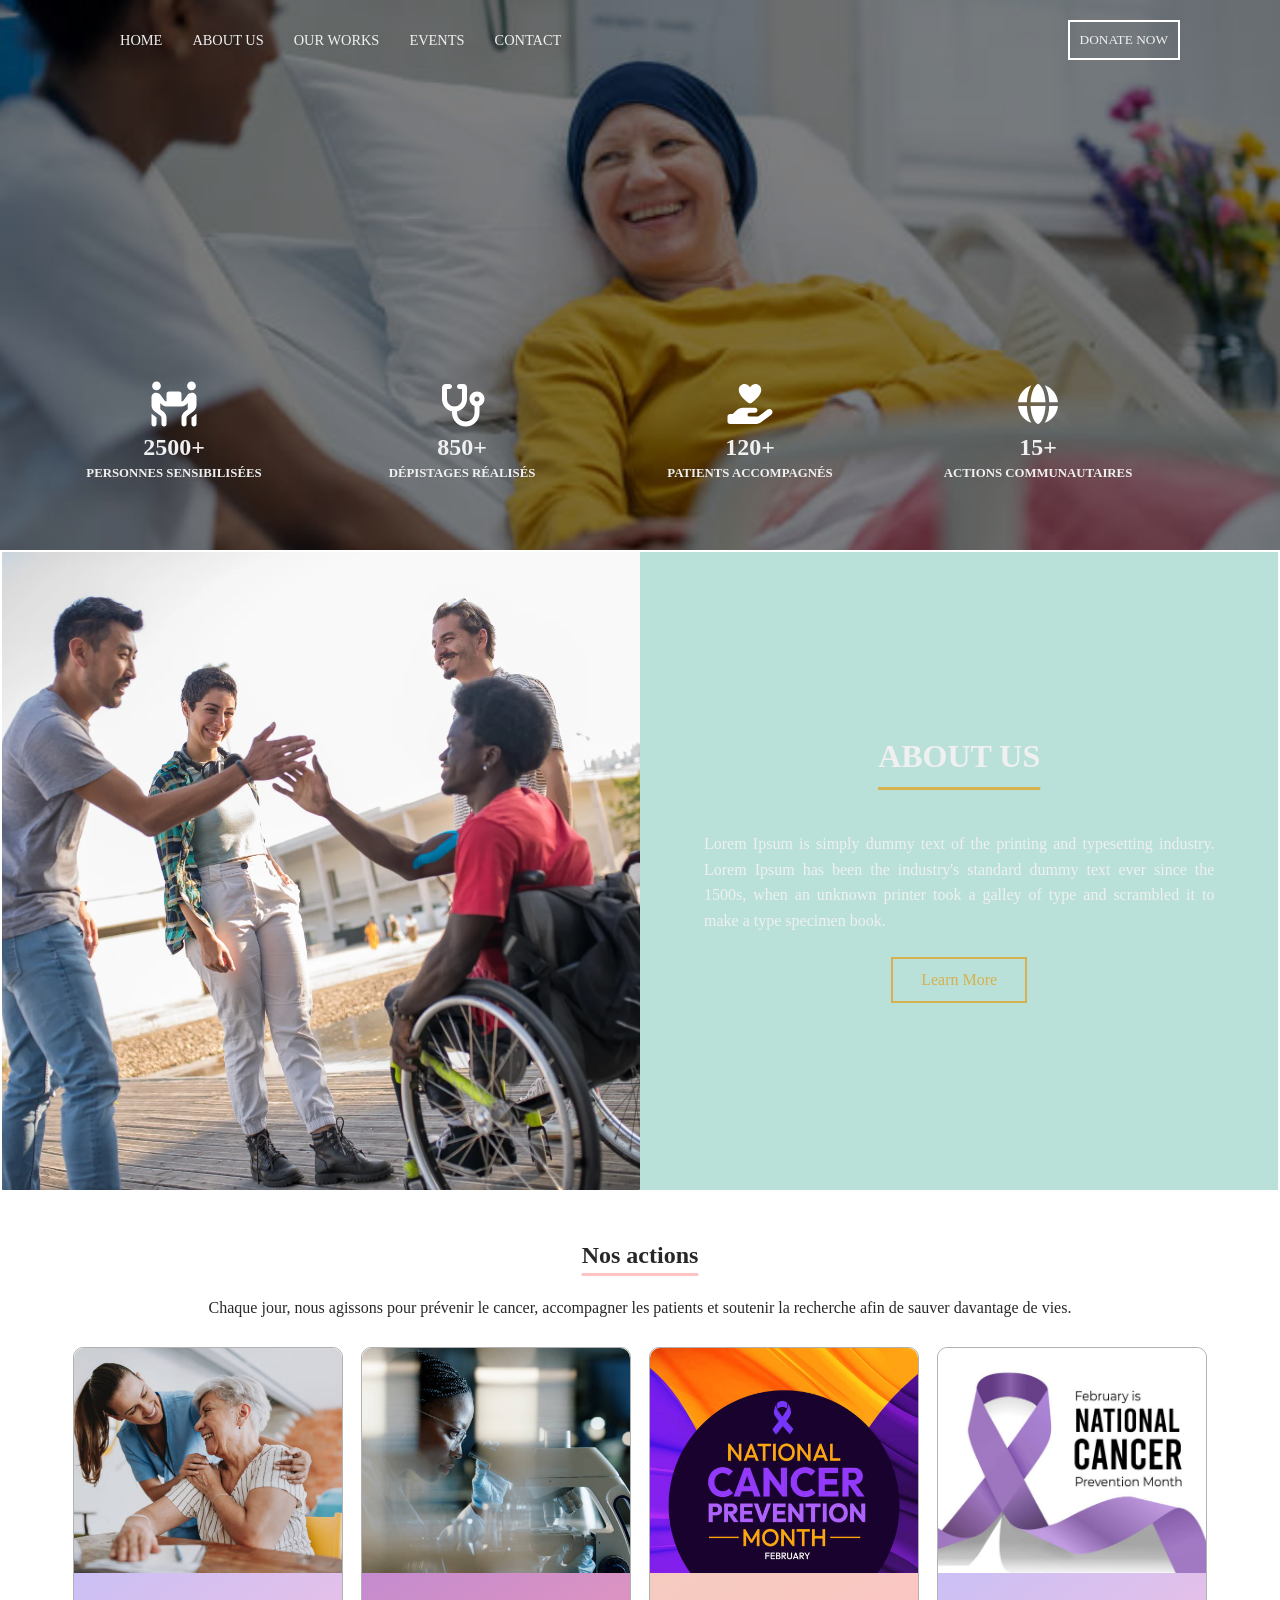
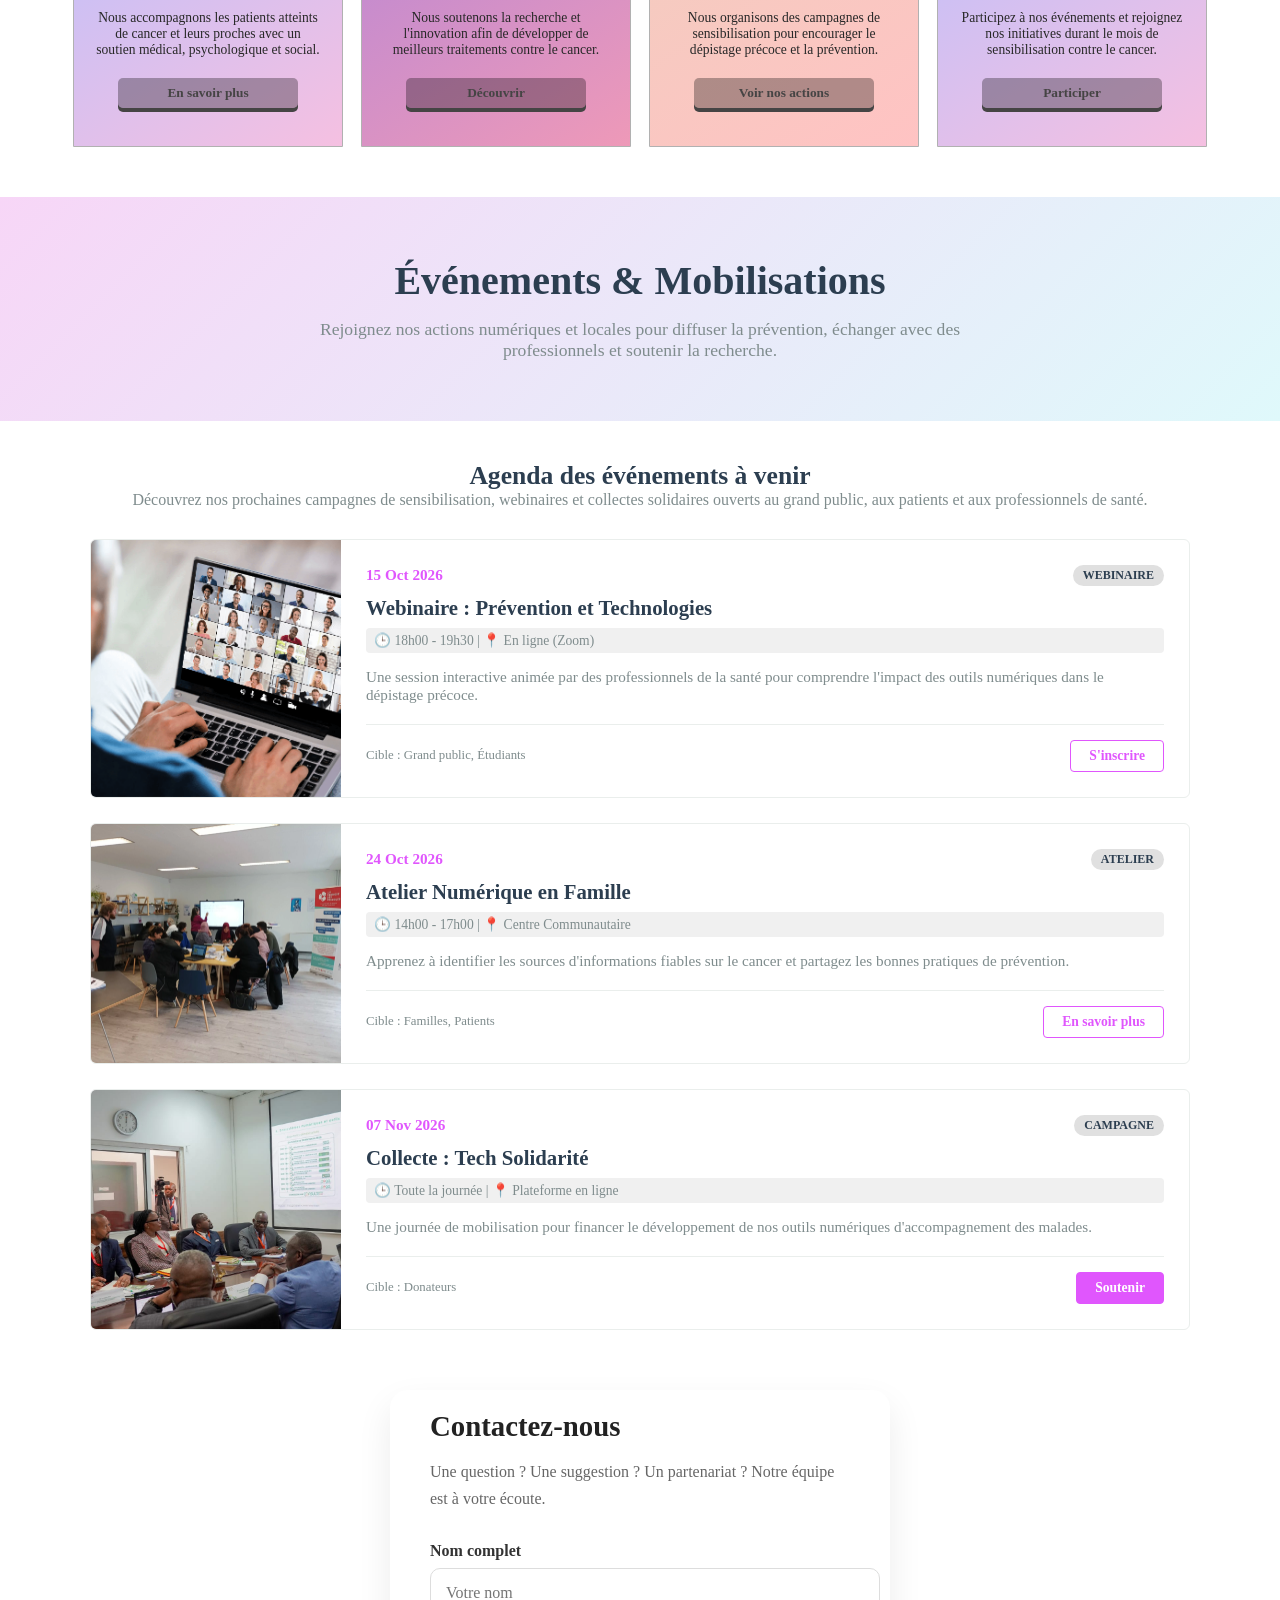
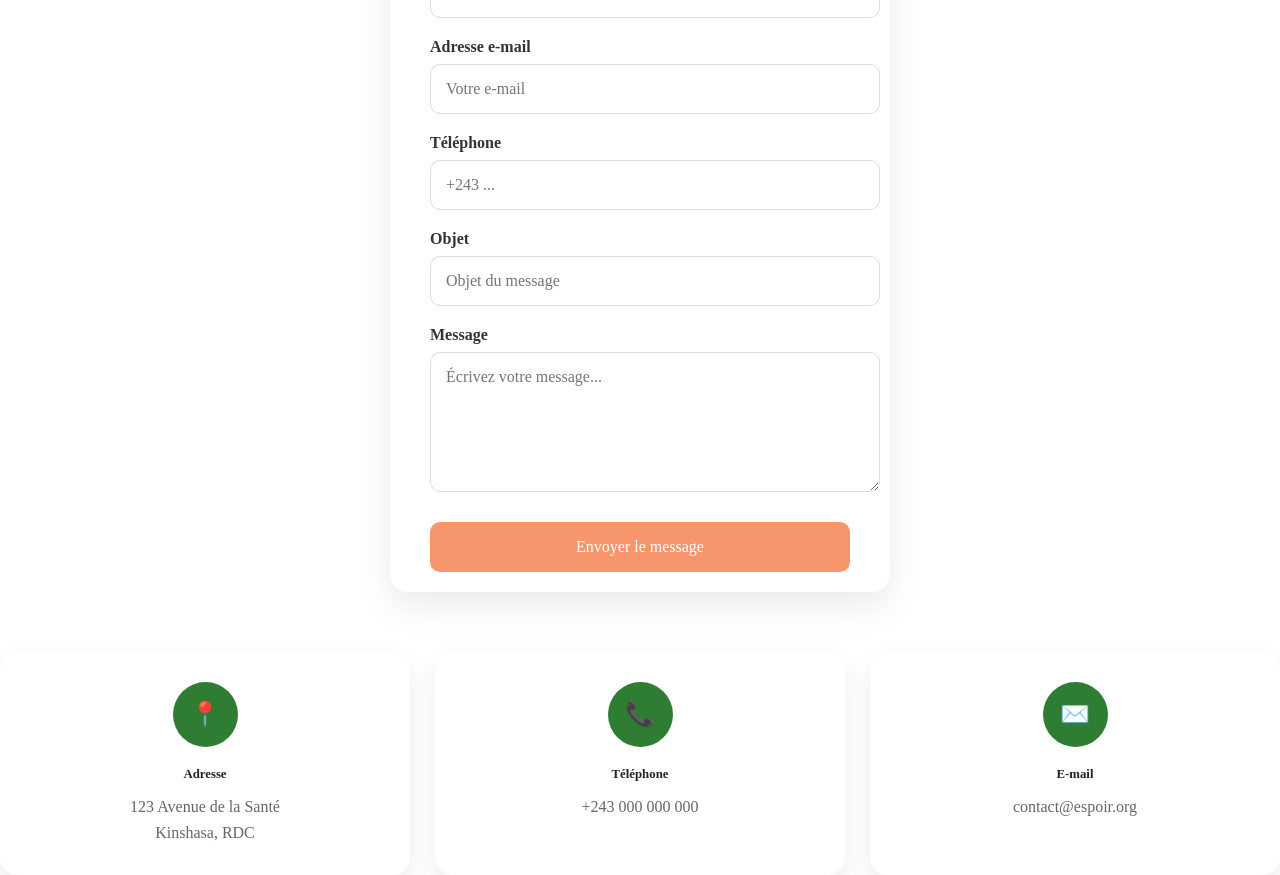
<file: index.html>
<!doctype html>
<html lang="fr">
  <head>
    <meta charset="UTF-8" />
    <meta name="viewport" content="width=device-width, initial-scale=1.0" />

    <title>Lutte contre le cancer</title>

    <link rel="stylesheet" href="accueil.css" />
    <link rel="stylesheet" href="actions.css" />
    <link rel="stylesheet" href="contact.css" />
    <link rel="stylesheet" href="evenements.css" />
    <link rel="stylesheet" href="about.css" />
  </head>

  <body>
    <header class="headr">
      <ul class="menu">
        <li><a href="index.html" class="">HOME</a></li>
        <li><a href="#" class="">ABOUT US</a></li>
        <li>
          <a href="actions.html" class="">OUR WORKS</a>
        </li>
        <li><a href="evenements.html" class="">EVENTS</a></li>
        <li><a href="contact.html" class="">CONTACT</a></li>
      </ul>
      <button class="btn-don">DONATE NOW</button>
    </header>

    <main>
      <!----SECTION HERO----->
      <section class="hero">
        <div><img src="images/image1.jpg" class="hero-img" alt="" /></div>
        <div class="stats-grp">
          <!----stat1 ---->
          <div class="stats">
            <img
              src="images/people-carry-box-solid-full.svg"
              class="stat-img"
            />
            <h2>2500+</h2>
            <h4>PERSONNES SENSIBILISÉES</h4>
          </div>
          <!----stat2 ---->
          <div class="stats">
            <img
              src="images/stethoscope-solid-full.svg"
              class="stat-img"
              alt=""
            />
            <h2>850+</h2>
            <h4>DÉPISTAGES RÉALISÉS</h4>
          </div>
          <!----stat3 ---->
          <div class="stats">
            <img
              src="images/hand-holding-heart-solid-full.svg"
              alt=""
              class="stat-img"
            />
            <h2>120+</h2>
            <h4>PATIENTS ACCOMPAGNÉS</h4>
          </div>
          <!----stat4 ---->
          <div class="stats">
            <img src="images/globe-solid-full.svg" alt="" class="stat-img" />
            <h2>15+</h2>
            <h4>ACTIONS COMMUNAUTAIRES</h4>
          </div>
        </div>
      </section>
      <!--SECTION ABOUT-->
      <section class="about">
        <figure class="figure-about">
          <img src="images/la_team.webp" alt="team en action" />
        </figure>
        <article class="article-about">
          <h2>ABOUT US</h2>
          <p>
            Lorem Ipsum is simply dummy text of the printing and typesetting
            industry. Lorem Ipsum has been the industry's standard dummy text
            ever since the 1500s, when an unknown printer took a galley of type
            and scrambled it to make a type specimen book.
          </p>
          <nav>
            <a href="/about" class="btn">Learn More</a>
          </nav>
        </article>
      </section>
      <!-- SECTION actions. -->
      <section class="actions">
        <h1>Nos actions</h1>
        <p class="but">
          Chaque jour, nous agissons pour prévenir le cancer, accompagner les
          patients et soutenir la recherche afin de sauver davantage de vies.
        </p>

        <div class="grp-card">
          <!-- Carte 1 -->
          <div class="card">
            <img src="images/action1.jpeg" />
            <div class="card-content">
              <p class="text-card one">
                Nous accompagnons les patients atteints de cancer et leurs
                proches avec un soutien médical, psychologique et social.
              </p>
              <button class="btn-card"><p>En savoir plus</p></button>
            </div>
          </div>
          <!-- Carte 2 -->
          <div class="card">
            <img src="images/action2.jpeg" alt="" />
            <div class="card-content two">
              <p class="text-card">
                Nous soutenons la recherche et l'innovation afin de développer
                de meilleurs traitements contre le cancer.
              </p>
              <button class="btn-card"><p>Découvrir</p></button>
            </div>
          </div>
          <!-- Carte 3 -->
          <div class="card">
            <img src="images/action3.jpeg" alt="" />
            <div class="card-content three">
              <p class="text-card">
                Nous organisons des campagnes de sensibilisation pour encourager
                le dépistage précoce et la prévention.
              </p>
              <button class="btn-card">Voir nos actions</button>
            </div>
          </div>
          <!-- Carte 4 -->
          <div class="card">
            <img src="images/action4.jpeg" alt="" />
            <div class="card-content four">
              <p class="text-card">
                Participez à nos événements et rejoignez nos initiatives durant
                le mois de sensibilisation contre le cancer.
              </p>
              <button class="btn-card">Participer</button>
            </div>
          </div>
        </div>
      </section>


    <!-- Bannière de la page Événements -->
    <section class="hero-section">
      <div class="container text-center">
        <h1>Événements & Mobilisations</h1>
        <p>
          Rejoignez nos actions numériques et locales pour diffuser la
          prévention, échanger avec des professionnels et soutenir la recherche.
        </p>
      </div>
    </section>

      <!-- Section principale de l'Agenda -->
      <section class="events-main container">
        <div class="section-intro">
          <h2>Agenda des événements à venir</h2>
          <p>
            Découvrez nos prochaines campagnes de sensibilisation, webinaires et
            collectes solidaires ouverts au grand public, aux patients et aux
            professionnels de santé.
          </p>
        </div>

        <div class="events-list">
            
            <!-- Événement 1 -->
            <article class="event-card">
                <div class="event-image">
                    <img src="images/1.png" alt="Personne regardant un écran de webinaire">
                </div>
                <div class="event-content">
                    <div class="event-header">
                        <span class="event-date-inline">15 Oct 2026</span>
                        <span class="badge">Webinaire</span>
                    </div>
                    <h3>Webinaire : Prévention et Technologies</h3>
                    <p class="event-meta">🕒 18h00 - 19h30 | 📍 En ligne (Zoom)</p>
                    <p class="event-description">
                        Une session interactive animée par des professionnels de la santé pour comprendre l'impact des outils numériques dans le dépistage précoce.
                    </p>
                    <div class="event-footer">
                        <span class="target-audience">Cible : Grand public, Étudiants</span>
                        <a href="#" class="btn-primary">S'inscrire</a>
                    </div>
                </div>
            </article>

            <!-- Événement 2 -->
            <article class="event-card">
                <div class="event-image">
                    <img src="images/2.webp" alt="Famille utilisant une tablette ensemble">
                </div>
                <div class="event-content">
                    <div class="event-header">
                        <span class="event-date-inline">24 Oct 2026</span>
                        <span class="badge">Atelier</span>
                    </div>
                    <h3>Atelier Numérique en Famille</h3>
                    <p class="event-meta">🕒 14h00 - 17h00 | 📍 Centre Communautaire</p>
                    <p class="event-description">
                        Apprenez à identifier les sources d'informations fiables sur le cancer et partagez les bonnes pratiques de prévention.
                    </p>
                    <div class="event-footer">
                        <span class="target-audience">Cible : Familles, Patients</span>
                        <a href="#" class="btn-primary">En savoir plus</a>
                    </div>
                </div>
            </article>

            <!-- Événement 3 -->
            <article class="event-card">
                <div class="event-image">
                    <img src="images/3.jpg" alt="Mains tenant un smartphone pour un don en ligne">
                </div>
                <div class="event-content">
                    <div class="event-header">
                        <span class="event-date-inline">07 Nov 2026</span>
                        <span class="badge">Campagne</span>
                    </div>
                    <h3>Collecte : Tech Solidarité</h3>
                    <p class="event-meta">🕒 Toute la journée | 📍 Plateforme en ligne</p>
                    <p class="event-description">
                        Une journée de mobilisation pour financer le développement de nos outils numériques d'accompagnement des malades.
                    </p>
                    <div class="event-footer">
                        <span class="target-audience">Cible : Donateurs</span>
                        <a href="contact.html" class="btn-action">Soutenir</a>
                    </div>
                </div>
            </article>

        </div>
      </section>

      <!-----SECTION CONTACT----->
      <section class="contact-section" id="contact">
        <div class="contact">
          <!-- Contact -->
          <div class="contact-card">
            <h3>Contactez-nous</h3>

            <p>
              Une question ? Une suggestion ? Un partenariat ? Notre équipe est
              à votre écoute.
            </p>

            <form>
              <div class="input-group">
                <label>Nom complet</label>
                <input type="text" placeholder="Votre nom" />
              </div>

              <div class="input-group">
                <label>Adresse e-mail</label>
                <input type="email" placeholder="Votre e-mail" />
              </div>

              <div class="input-group">
                <label>Téléphone</label>
                <input type="tel" placeholder="+243 ..." />
              </div>

              <div class="input-group">
                <label>Objet</label>
                <input type="text" placeholder="Objet du message" />
              </div>

              <div class="input-group">
                <label>Message</label>
                <textarea
                  rows="6"
                  placeholder="Écrivez votre message..."
                ></textarea>
              </div>

              <button type="submit">Envoyer le message</button>
            </form>
          </div>
        </div>

        <!-- Informations -->

        <div class="contact-info">
          <div class="info-card">
            <div class="icon">📍</div>

            <h4>Adresse</h4>

            <p>
              123 Avenue de la Santé<br />
              Kinshasa, RDC
            </p>
          </div>

          <div class="info-card">
            <div class="icon">📞</div>

            <h4>Téléphone</h4>

            <p>+243 000 000 000</p>
          </div>

          <div class="info-card">
            <div class="icon">✉️</div>

            <h4>E-mail</h4>

            <p>contact@espoir.org</p>
          </div>
        </div>
      </section>
    </main>
  </body>
</html>
</file>
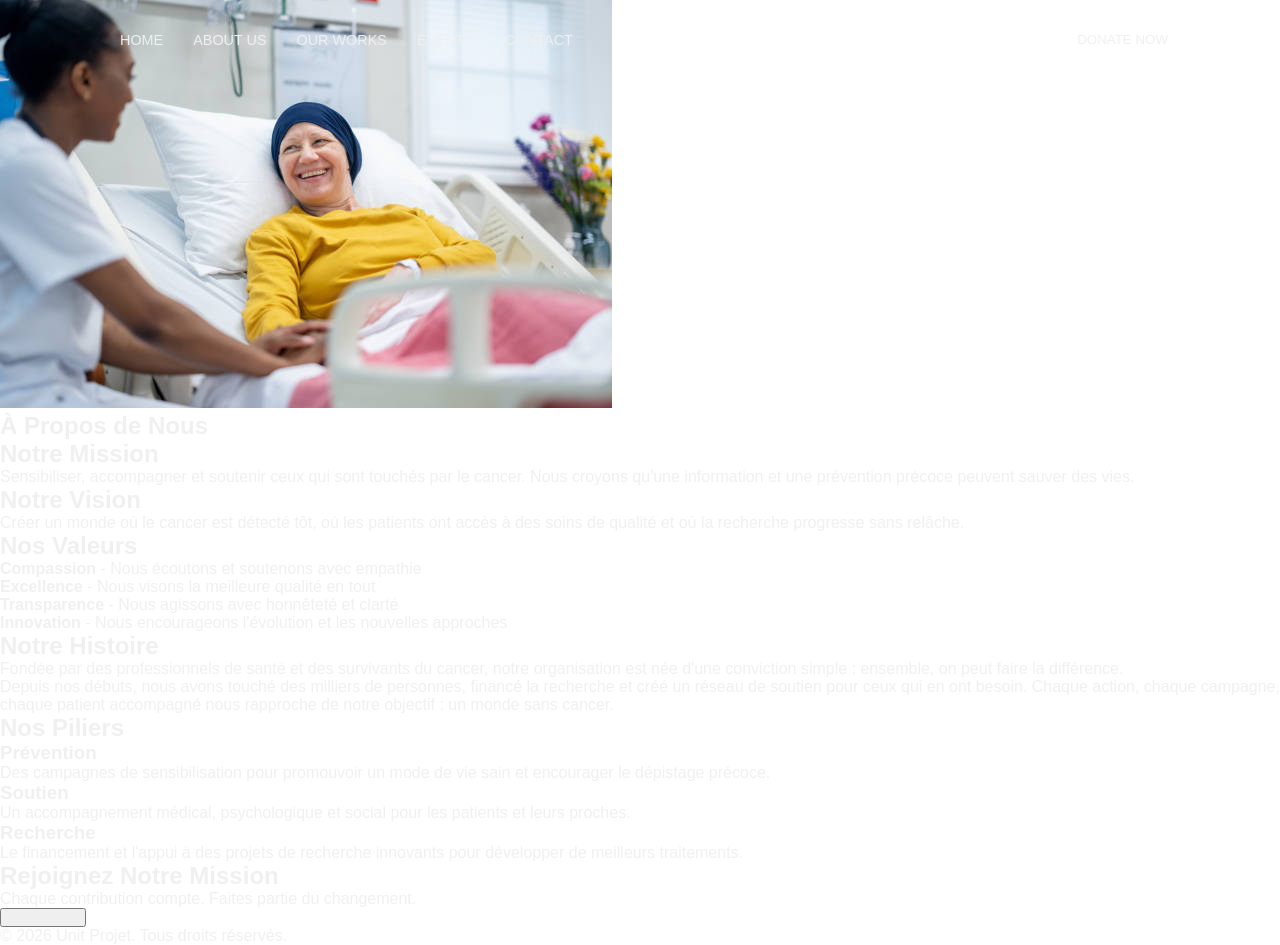
<file: about.html>
<!doctype html>
<html lang="fr">
  <head>
    <meta charset="UTF-8" />
    <meta name="viewport" content="width=device-width, initial-scale=1.0" />
    <link rel="stylesheet" href="accueil.css" />
    <link rel="stylesheet" href="about.css" />
    <title>À Propos - Unit Projet</title>
  </head>
  <body>
    <header class="headr">
      <ul class="menu">
        <li><a href="index.html" class="">HOME</a></li>
        <li><a href="about.html" class="">ABOUT US</a></li>
        <li><a href="actions.html" class="">OUR WORKS</a></li>
        <li><a href="evenements.html" class="">EVENTS</a></li>
        <li><a href="contact.html" class="">CONTACT</a></li>
      </ul>
      <button class="btn-don">DONATE NOW</button>
    </header>

    <main class="about-main">
      <!-- Hero Section -->
      <section class="hero-about">
        <img
          src="images/image1.jpg"
          alt="Banner à propos"
          class="hero-img-about"
        />
        <h1 class="hero-title">À Propos de Nous</h1>
      </section>

      <!-- Mission et Vision -->
      <section class="mission-vision">
        <article class="mission">
          <h2>Notre Mission</h2>
          <p>
            Sensibiliser, accompagner et soutenir ceux qui sont touchés par le
            cancer. Nous croyons qu'une information et une prévention précoce
            peuvent sauver des vies.
          </p>
        </article>

        <article class="vision">
          <h2>Notre Vision</h2>
          <p>
            Créer un monde où le cancer est détecté tôt, où les patients ont
            accès à des soins de qualité et où la recherche progresse sans
            relâche.
          </p>
        </article>
      </section>

      <!-- Valeurs -->
      <section class="values">
        <h2>Nos Valeurs</h2>
        <ul class="values-list">
          <li class="value-item">
            <strong>Compassion</strong> - Nous écoutons et soutenons avec
            empathie
          </li>
          <li class="value-item">
            <strong>Excellence</strong> - Nous visons la meilleure qualité en
            tout
          </li>
          <li class="value-item">
            <strong>Transparence</strong> - Nous agissons avec honnêteté et
            clarté
          </li>
          <li class="value-item">
            <strong>Innovation</strong> - Nous encourageons l'évolution et les
            nouvelles approches
          </li>
        </ul>
      </section>

      <!-- Story/Histoire -->
      <section class="story">
        <h2>Notre Histoire</h2>
        <article class="story-content">
          <p>
            Fondée par des professionnels de santé et des survivants du cancer,
            notre organisation est née d'une conviction simple : ensemble, on
            peut faire la différence.
          </p>
          <p>
            Depuis nos débuts, nous avons touché des milliers de personnes,
            financé la recherche et créé un réseau de soutien pour ceux qui en
            ont besoin. Chaque action, chaque campagne, chaque patient
            accompagné nous rapproche de notre objectif : un monde sans cancer.
          </p>
        </article>
      </section>

      <section class="team">
        <h2>Nos Piliers</h2>
        <div class="pillars-grid">
          <article class="pillar">
            <h3>Prévention</h3>
            <p>
              Des campagnes de sensibilisation pour promouvoir un mode de vie
              sain et encourager le dépistage précoce.
            </p>
          </article>
          <article class="pillar">
            <h3>Soutien</h3>
            <p>
              Un accompagnement médical, psychologique et social pour les
              patients et leurs proches.
            </p>
          </article>
          <article class="pillar">
            <h3>Recherche</h3>
            <p>
              Le financement et l'appui à des projets de recherche innovants
              pour développer de meilleurs traitements.
            </p>
          </article>
        </div>
      </section>

      <!-- CTA -->
      <section class="cta-about">
        <h2>Rejoignez Notre Mission</h2>
        <p>Chaque contribution compte. Faites partie du changement.</p>
        <button class="btn-join">Nous soutenir</button>
      </section>
    </main>

    <footer>
      <p>&copy; 2026 Unit Projet. Tous droits réservés.</p>
    </footer>
  </body>
</html>
</file>
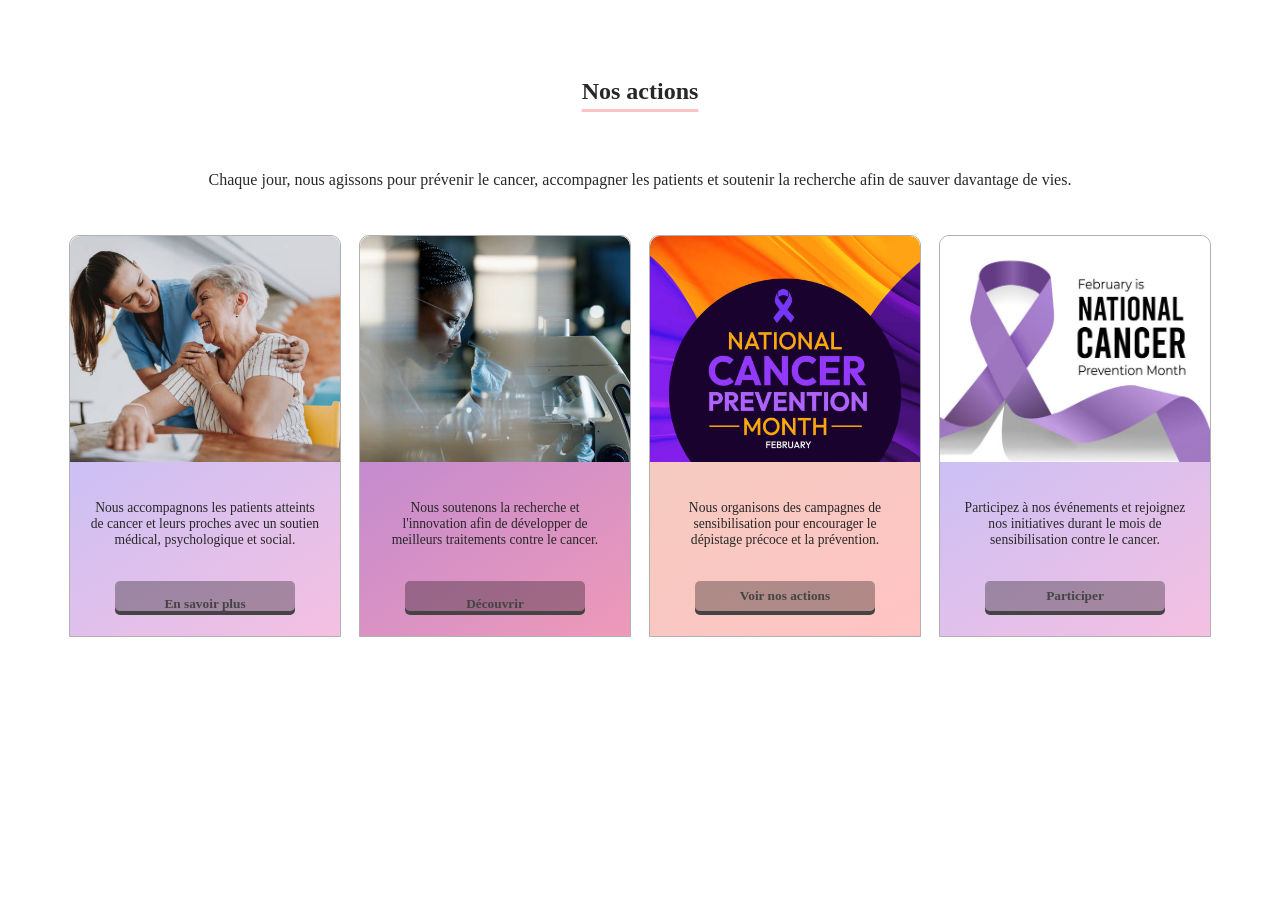
<file: actions.html>
<!doctype html>
<html lang="fr">
  <head>
    <meta charset="UTF-8" />
    <meta name="viewport" content="width=device-width, initial-scale=1.0" />
    <title>Unit-Projet_cancer</title>
    <link rel="stylesheet" href="actions.css" />
  </head>
  <body>
    <header></header>
    <main>
      <section class="actions">
        <h1>Nos actions</h1>
        <p class="but">
          Chaque jour, nous agissons pour prévenir le cancer, accompagner les
          patients et soutenir la recherche afin de sauver davantage de vies.
        </p>

        <div class="grp-card">
          <!-- Carte 1 -->
          <div class="card">
            <img src="images/action1.jpeg" />
            <div class="card-content">
              <p class="text-card one">
                Nous accompagnons les patients atteints de cancer et leurs
                proches avec un soutien médical, psychologique et social.
              </p>
              <button class="btn-card"><p>En savoir plus</p></button>
            </div>
          </div>
          <!-- Carte 2 -->
          <div class="card">
            <img src="images/action2.jpeg" alt="" />
            <div class="card-content two">
              <p class="text-card">
                Nous soutenons la recherche et l'innovation afin de développer
                de meilleurs traitements contre le cancer.
              </p>
              <button class="btn-card"><p>Découvrir</p></button>
            </div>
          </div>
          <!-- Carte 3 -->
          <div class="card">
            <img src="images/action3.jpeg" alt="" />
            <div class="card-content three">
              <p class="text-card">
                Nous organisons des campagnes de sensibilisation pour encourager
                le dépistage précoce et la prévention.
              </p>
              <button class="btn-card">Voir nos actions</button>
            </div>
          </div>
          <!-- Carte 4 -->
          <div class="card">
            <img src="images/action4.jpeg" alt="" />
            <div class="card-content four">
              <p class="text-card">
                Participez à nos événements et rejoignez nos initiatives durant
                le mois de sensibilisation contre le cancer.
              </p>
              <button class="btn-card">Participer</button>
            </div>
          </div>
        </div>
      </section>
    </main>
    <footer></footer>
  </body>
</html>
</file>
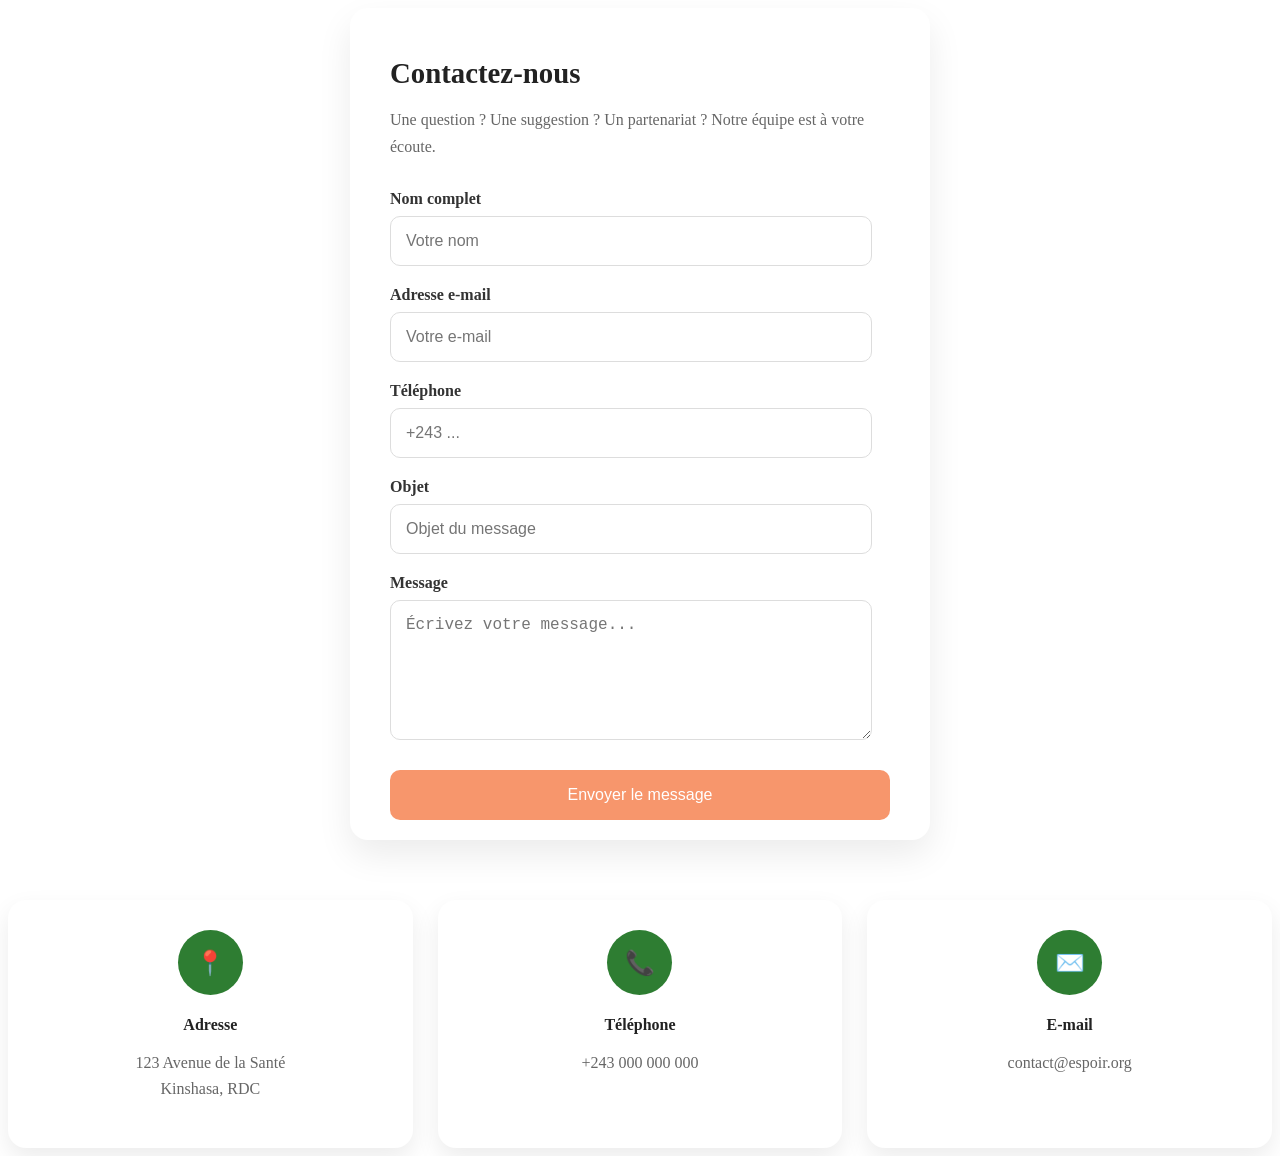
<file: contact.html>
<!doctype html>
<html lang="fr">
  <head>
    <meta charset="UTF-8" />
    <meta name="viewport" content="width=device-width, initial-scale=1.0" />
    <title>contact</title>
    <link rel="stylesheet" href="contact.css" />
  </head>
  <body>
    <section class="contact-section" id="contact">
      <div class="contact">
        <!-- Contact -->
        <div class="contact-card">
          <h3>Contactez-nous</h3>

          <p>
            Une question ? Une suggestion ? Un partenariat ? Notre équipe est à
            votre écoute.
          </p>

          <form>
            <div class="input-group">
              <label>Nom complet</label>
              <input type="text" placeholder="Votre nom" />
            </div>

            <div class="input-group">
              <label>Adresse e-mail</label>
              <input type="email" placeholder="Votre e-mail" />
            </div>

            <div class="input-group">
              <label>Téléphone</label>
              <input type="tel" placeholder="+243 ..." />
            </div>

            <div class="input-group">
              <label>Objet</label>
              <input type="text" placeholder="Objet du message" />
            </div>

            <div class="input-group">
              <label>Message</label>
              <textarea
                rows="6"
                placeholder="Écrivez votre message..."
              ></textarea>
            </div>

            <button type="submit">Envoyer le message</button>
          </form>
        </div>
      </div>

      <!-- Informations -->

      <div class="contact-info">
        <div class="info-card">
          <div class="icon">📍</div>

          <h4>Adresse</h4>

          <p>
            123 Avenue de la Santé<br />
            Kinshasa, RDC
          </p>
        </div>

        <div class="info-card">
          <div class="icon">📞</div>

          <h4>Téléphone</h4>

          <p>+243 000 000 000</p>
        </div>

        <div class="info-card">
          <div class="icon">✉️</div>

          <h4>E-mail</h4>

          <p>contact@espoir.org</p>
        </div>
      </div>
    </section>
  </body>
</html>
</file>
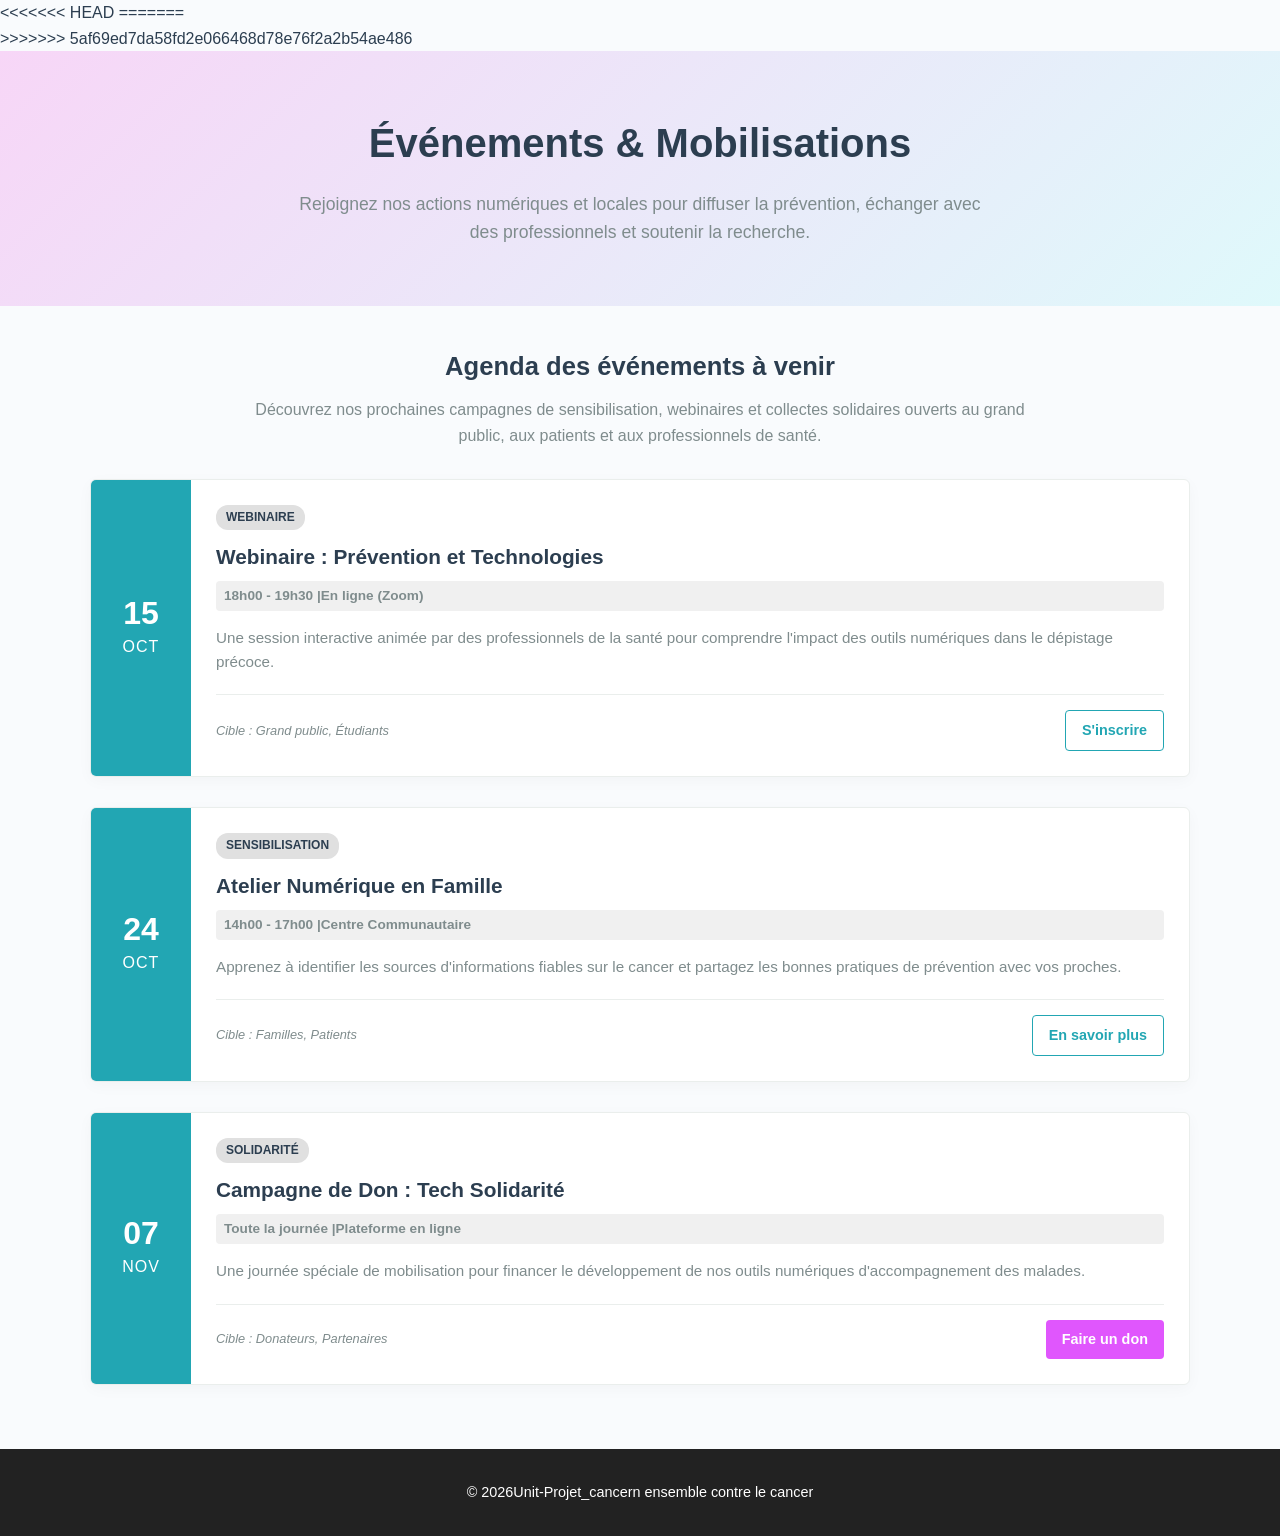
<file: evenements.html>
<!doctype html>
<html lang="fr">
<<<<<<< HEAD
<head>
    <meta charset="UTF-8">
    <meta name="viewport" content="width=device-width, initial-scale=1.0">
    <title>Événements à venir Ensemble Contre le Cancer</title>
    <link rel="stylesheet" href="style_evelement.css">
</head>
<body>

=======
  <head>
    <meta charset="UTF-8" />
    <meta name="viewport" content="width=device-width, initial-scale=1.0" />
    <title>Unit-Projet_cancer</title>
    <link rel="stylesheet" href="evenements.css" />
  </head>
  <body>
    <!-- En-tête principal du site -->
    <header class="main-header"></header>
>>>>>>> 5af69ed7da58fd2e066468d78e76f2a2b54ae486

    <!-- Bannière de la page Événements -->
    <section class="hero-section">
      <div class="container text-center">
        <h1>Événements & Mobilisations</h1>
        <p>
          Rejoignez nos actions numériques et locales pour diffuser la
          prévention, échanger avec des professionnels et soutenir la recherche.
        </p>
      </div>
    </section>

    <!-- Section principale de l'Agenda -->
    <main class="events-main container">
      <header class="section-intro">
        <h2>Agenda des événements à venir</h2>
        <p>
          Découvrez nos prochaines campagnes de sensibilisation, webinaires et
          collectes solidaires ouverts au grand public, aux patients et aux
          professionnels de santé.
        </p>
      </header>

        <div class="events-grid">
            
            <!-- Événement 1 -->
            <article class="event-card">
                <div class="event-date">
                    <span class="day">15</span>
                    <span class="month">Oct</span>
                </div>
                <div class="event-content">
                    <span class="badge badge-webinar">Webinaire</span>
                    <h3>Webinaire : Prévention et Technologies</h3>
                    <p class="event-meta">18h00 - 19h30 |En ligne (Zoom)</p>
                    <p class="event-description">
                        Une session interactive animée par des professionnels de la santé pour comprendre l'impact des outils numériques dans le dépistage précoce.
                    </p>
                    <div class="event-footer">
                        <span class="target-audience">Cible : Grand public, Étudiants</span>
                        <a href="#" class="btn-secondary">S'inscrire</a>
                    </div>
                </div>
            </article>

            <!-- Événement 2 -->
            <article class="event-card">
                <div class="event-date">
                    <span class="day">24</span>
                    <span class="month">Oct</span>
                </div>
                <div class="event-content">
                    <span class="badge badge-action">Sensibilisation</span>
                    <h3>Atelier Numérique en Famille</h3>
                    <p class="event-meta">14h00 - 17h00 |Centre Communautaire</p>
                    <p class="event-description">
                        Apprenez à identifier les sources d'informations fiables sur le cancer et partagez les bonnes pratiques de prévention avec vos proches.
                    </p>
                    <div class="event-footer">
                        <span class="target-audience">Cible : Familles, Patients</span>
                        <a href="#" class="btn-secondary">En savoir plus</a>
                    </div>
                </div>
            </article>

            <!-- Événement 3 -->
            <article class="event-card">
                <div class="event-date">
                    <span class="day">07</span>
                    <span class="month">Nov</span>
                </div>
                <div class="event-content">
                    <span class="badge badge-solidarity">Solidarité</span>
                    <h3>Campagne de Don : Tech Solidarité</h3>
                    <p class="event-meta">Toute la journée |Plateforme en ligne</p>
                    <p class="event-description">
                        Une journée spéciale de mobilisation pour financer le développement de nos outils numériques d'accompagnement des malades.
                    </p>
                    <div class="event-footer">
                        <span class="target-audience">Cible : Donateurs, Partenaires</span>
                        <a href="contact.html" class="btn-action-card">Faire un don</a>
                    </div>
                </div>
            </article>

        </div>
    </main>

    <footer class="main-footer">
        <p>&copy; 2026Unit-Projet_cancern ensemble contre le cancer</p>
    </footer>
</body>
</html>
</file>
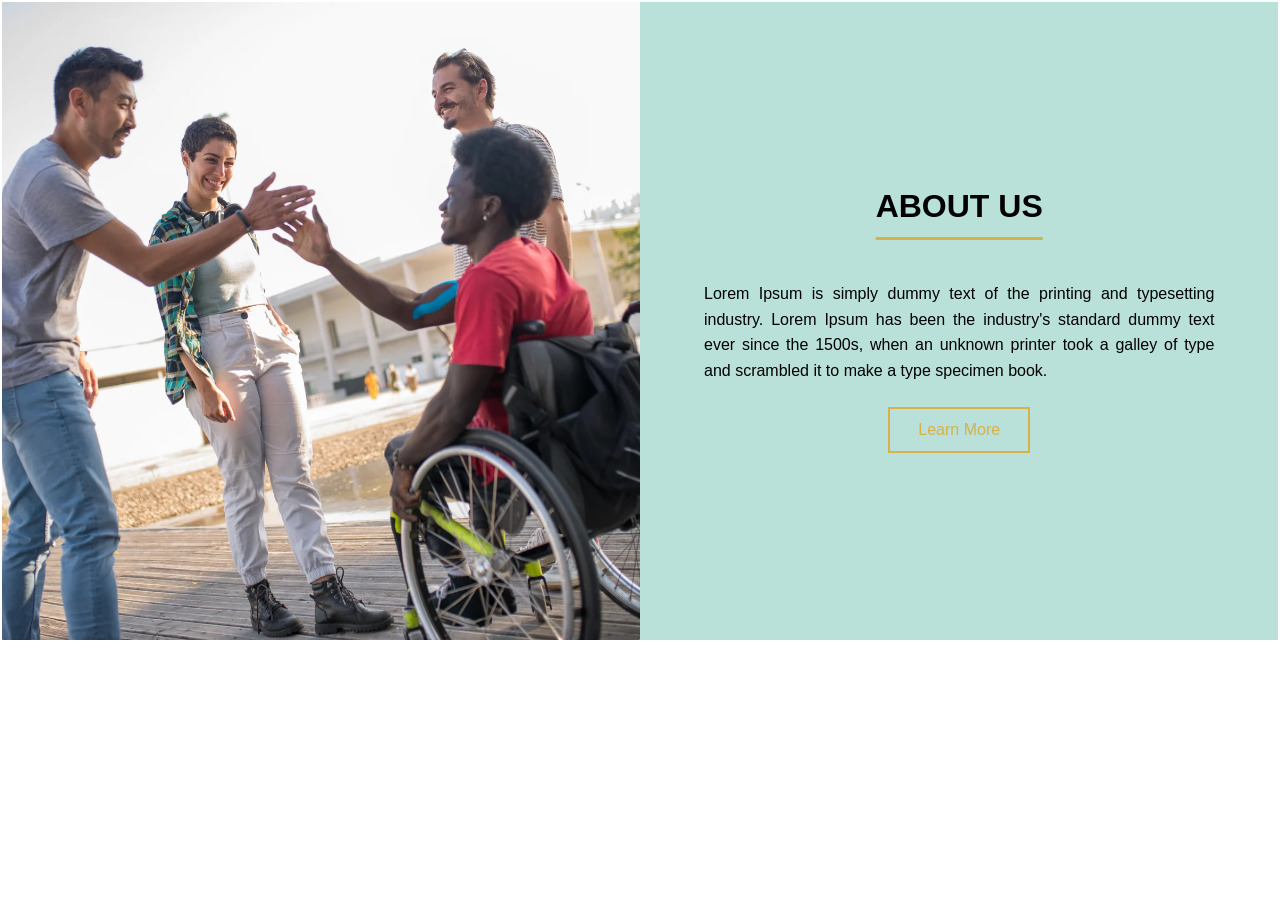
<file: section-about.html>
<!doctype html>
<html lang="en">
  <head>
    <meta charset="UTF-8" />
    <meta name="viewport" content="width=device-width, initial-scale=1.0" />
    <link rel="stylesheet" href="section.about.css" />
    <title>Document</title>
  </head>
  <body>
    <section class="about">
      <figure class="figure-about">
        <img src="la_team.webp" alt="team en action" />
      </figure>
      <article class="article-about">
        <h2>ABOUT US</h2>
        <p>
          Lorem Ipsum is simply dummy text of the printing and typesetting
          industry. Lorem Ipsum has been the industry's standard dummy text ever
          since the 1500s, when an unknown printer took a galley of type and
          scrambled it to make a type specimen book.
        </p>
        <nav>
          <a href="/about" class="btn">Learn More</a>
        </nav>
      </article>
    </section>
  </body>
</html>
</file>
<file: accueil.css>
* {
  padding: 0;
  margin: 0;
  box-sizing: border-box;
  list-style: none;
  text-decoration: none;
  color: rgb(240, 240, 240);
  font-family: Arial, Helvetica, sans-serif;
}
body {
  background-color: rgb(255, 255, 255);
}
.headr {
  display: flex;
  flex-direction: row;
  font-size: 10px;
  justify-content: space-between;
  padding: 20px 100px;
  position: absolute;
  top: 0;
  left: 0;
  width: 100%;
  z-index: 1;
  /* border: 1px solid black; */
}
.menu {
  display: flex;
  flex-direction: row;
  align-items: center;
  justify-content: space-between;
  padding: 10px 20px;
  gap: 30px;
  font-size: 0.9rem;
}

.btn-don {
  background-color: transparent;
  border: 2px solid white;
  padding: 10px;
}
.hero {
  position: relative;
  height: 550px;
  background-color: black;
}

.hero-img {
  position: absolute;
  width: 100%;
  height: 550px;
  object-fit: cover;
  opacity: 0.5;
}

.stats-grp {
  width: 90%;
  height: 120px;
  display: grid;
  grid-template-columns: repeat(4, 1fr);
  align-items: center;
  justify-content: space-evenly;
  border-radius: 8px;
  /* background-color: rgb(255, 255, 255); */
  margin: 10px 30px;
  position: absolute;
  bottom: 50px;
}

.stats {
  display: flex;
  flex-direction: column;
  align-items: center;
  gap: 5px;
}

.stat-img {
  width: 50px;
  height: 50px;
  object-fit: contain;
}
h4 {
  font-size: 0.8rem;
}
/* Responsive téléphone */
@media screen and (max-width: 768px) {
  .headr {
    flex-direction: column;
    align-items: center;
    padding: 30px 20px;
    gap: 20px;
  }

  .menu {
    flex-wrap: wrap;
    justify-content: center;
    gap: 15px;
    padding: 0;
    text-align: center;
  }

  .hero {
    height: 100vh;
    background-color: black;
  }

  .hero-img {
    height: 100%;
  }

  .stats-grp {
    width: 95%;
    grid-template-columns: repeat(2, 1fr);
    gap: 20px;
    height: auto;
    left: 50%;
    transform: translateX(-50%);
    bottom: 30px;
    margin: 0;
    padding: 20px 0;
  }

  .stats {
    text-align: center;
  }

  .stat-img {
    width: 30px;
    height: 30px;
    /* background-color: aliceblue; */
    color: white;
  }
  h2 {
    font-size: 0.7rem;
  }

  h4 {
    font-size: 0.5rem;
  }
}
</file>
<file: actions.css>
* {
  font-family: Cambria, Cochin, Georgia, Times, "Times New Roman", serif;
}

.actions {
  display: flex;
  flex-direction: column;
  align-items: center;
  gap: 30px;
  padding: 50px;
}
.actions h1 {
  color: rgb(39, 39, 39);

  text-decoration: underline;
  text-decoration-color: #ffc3c3;
  text-decoration-thickness: 3px; /* Épaisseur du soulignement */
  text-decoration-skip-ink: none; /* Empêche le soulignement de s'interrompre aux jambages (les lettres qui descendent comme le 'p' ou le 'g') */
  text-underline-offset: 10px;
}

.grp-card {
  display: flex;
  flex-direction: row;
  justify-content: center;
  align-items: center;
  gap: 18px;
}
.card {
  display: flex;
  flex-direction: column;
  width: 270px;
  height: 400px;
  color: black;
  border: 1px solid rgb(231, 231, 231);
  border-radius: 10px 10px 0 0;
  font-size: 0.85rem;
  border: 1px solid rgb(177, 177, 177);
}
.text-card,
.but {
  color: #282828;
}
.card img {
  width: 100%;
  height: 130%;
  object-fit: cover;
  border-radius: 10px 10px 0 0;
}
.card-content {
  display: flex;
  flex-direction: column;
  justify-content: center;
  align-items: center;
  gap: 20px;
  padding: 0 20px;
  /* border: 2px solid green; */
  text-align: center;
  height: 100%;
  /* background-color: #ffc3c3; */
  background: linear-gradient(to bottom right, #cbc0f5, #f5c0e1);
}
.two {
  /* background-color: #8bcfa0; */
  background: linear-gradient(to bottom right, #c48bcf, #ee99b8);
}
.three {
  /* background-color: rgb(255, 187, 255); */
  background: linear-gradient(to bottom right, #f5cbc0, #ffc3c3);
}
.four {
  background-color: blanchedalmond;
}

.btn-card {
  width: 180px;
  height: 30px;
  color: rgb(69, 68, 68);
  /* color: white; */
  font-weight: bold;
  background-color: rgba(0, 0, 0, 0.3);
  /* opacity: 0.5; */
  border: none;
  border-radius: 5px;
  box-shadow: 0px 4px;
}
.btn-card p {
  color: rgb(69, 68, 68);
}
.btn-card:active {
  margin-top: 4px;
  /* margin-bottom: 6px; */
  box-shadow: 0px 0px;
  background-color: #394843;
  color: #ffffff;
}
.btn-card:active p {
  color: #ffffff;
}

/* Responsive */
@media screen and (max-width: 768px) {
  .actions {
    margin: 20px 0;
    padding: 0;
  }
  .grp-card {
    width: 100%;
    flex-direction: column;
    align-items: center;
    gap: 20px;
    padding: 0 15px;
  }
  .but {
    width: 100%;
    margin: 0;
    color: #282828;
    padding: 0 20px;
    text-align: center;
  }

  .card {
    width: 100%;
    height: auto;
    /* border: 1px solid rgb(146, 146, 146); */
    overflow: hidden;
    border-radius: 10px 10px 0 0;
  }

  .card img {
    object-fit: cover;
    height: 250px;
  }

  .card-content {
    padding: 20px;
    gap: 15px;
  }

  .card-content p {
    font-size: 0.85rem;
  }

  .btn-card {
    width: 100%;
    max-width: 220px;
    height: 40px;
  }
}
</file>
<file: contact.css>
/*========== CONTACT SECTION ==========*/

.contact-section {
  width: 100%;
  align-items: center;
  justify-content: center;
  /* margin: 100px auto; */
  /* border: 2px solid black; */
}

/*========== GRID PRINCIPAL ==========*/

.contact {
  display: flex;
  flex-direction: column;
  align-items: center;
  justify-content: center;
  /* grid-template-columns: 1fr; */
  margin-bottom: 60px;
  /* margin-left: 120px; */
  /* border: 2px solid black; */
}

/*========== CARTES ==========*/

.contact-card {
  width: 500px;
  background: #fff;
  border-radius: 18px;
  padding: 20px 40px;
  box-shadow: 0 15px 35px rgba(0, 0, 0, 0.08);
}

.contact-card h3 {
  font-size: 1.8rem;
  margin-bottom: 15px;
  color: #222;
}

.contact-card p {
  color: #666;
  line-height: 1.7;
  margin-bottom: 30px;
}

/*========== FORMULAIRE ==========*/

form {
  display: flex;
  flex-direction: column;
  gap: 20px;
}

.input-group {
  display: flex;
  flex-direction: column;
}

.input-group label {
  margin-bottom: 8px;
  font-weight: 600;
  color: #333;
}

.input-group input,
.input-group textarea {
  width: 450px;
  padding: 15px;
  border: 1px solid #ddd;
  border-radius: 10px;
  font-size: 1rem;
  transition: 0.3s;
  /* border: 1px solid orange; */
}

textarea {
  resize: vertical;
}

form button {
  margin-top: 10px;
  padding: 16px;
  background: #f7966c;
  color: white;
  border: none;
  border-radius: 10px;
  font-size: 1rem;
  cursor: pointer;
  transition: 0.3s;
}

form button:hover {
  background: #0b470f;
}

/*========== INFORMATIONS ==========*/

.contact-info {
  display: grid;
  grid-template-columns: repeat(3, 1fr);
  gap: 25px;
}

.info-card {
  background: white;
  padding: 30px;
  text-align: center;
  border-radius: 18px;
  box-shadow: 0 10px 25px rgba(0, 0, 0, 0.08);
  transition: 0.3s;
}

.info-card:hover {
  transform: translateY(-8px);
}

.icon {
  width: 65px;
  height: 65px;
  margin: auto;
  margin-bottom: 20px;
  background: #2e7d32;
  color: white;
  border-radius: 50%;
  display: grid;
  place-items: center;
  font-size: 1.5rem;
}

.info-card h4 {
  margin-bottom: 12px;
  color: #222;
}

.info-card p {
  color: #666;
  line-height: 1.6;
}
/* Responsive téléphone */
@media screen and (max-width: 768px) {
  .contact-card {
    width: 90%;
    padding: 20px;
    overflow: hidden;
  }

  .input-group input,
  .input-group textarea {
    width: 90%;
  }

  .contact-info {
    grid-template-columns: 1fr;
  }
}
</file>
<file: evenements.css>
/* ----------------------------------------------------
   VARIABLES & CONFIGURATION GENERALE
------------------------------------------------------- */
:root {
  --primary-color: #e056fd; /* Rose ruban symbolique / Modern tech */
  --primary-hover: #be2edd;
  --secondary-color: #22a6b3; /* Bleu/Turquoise médical de confiance */
  --text-dark: #2c3e50;
  --text-light: #7f8c8d;
  --bg-light: #f9fbfd;
  --white: #ffffff;
  --border-color: #eaeeec;
  --font-family: "Segoe UI", Tahoma, Geneva, Verdana, sans-serif;
}

/* body {
  font-family: var(--font-family);
  line-height: 1.6;
  color: var(--text-dark);
  background-color: var(--bg-light);
} */

.container {
  width: 90%;
  max-width: 1100px;
  margin: 0 auto;
}

.text-center {
  text-align: center;
}

/* ----------------------------------------------------
   HERO BANNER
------------------------------------------------------- */
.hero-section {
  background: linear-gradient(135deg, #f7d6f7 0%, #dff9fb 100%);
  padding: 60px 0;
  margin-bottom: 40px;
}

.hero-section h1 {
  font-size: 2.5rem;
  color: #2c3e50;
  margin-bottom: 15px;
}

.hero-section p {
  font-size: 1.1rem;
  max-width: 700px;
  margin: 0 auto;
  color: var(--text-light);
}

/* ----------------------------------------------------
   4. STRUCTURE DE L'AGENDA (EVENTS)
------------------------------------------------------- */
.section-intro {
    margin-bottom: 30px;
    text-align: center;
}

.section-intro h2 {
    font-size: 1.6rem;
    color: var(--text-dark);
}

.section-intro p {
    color: var(--text-light);
}

.events-list {
    display: flex;
    flex-direction: column;
    gap: 25px;
    margin-bottom: 60px;
}

/* Cartes d'événements améliorées */
.event-card {
    display: flex;
    background-color: var(--white);
    border-radius: 6px;
    overflow: hidden;
    border: 1px solid var(--border-color);
    transition: box-shadow 0.3s;
}

.event-card:hover {
    box-shadow: 0 5px 15px rgba(0, 0, 0, 0.05);
}

/* Zone Image */
.event-image {
    flex: 0 0 250px; /* Largeur fixe de l'image */
    overflow: hidden;
}

.event-image img {
    width: 100%;
    height: 100%;
    object-fit: cover; /* Remplit la zone sans déformer */
}

/* Contenu de la carte */
.event-content {
    padding: 25px;
    flex: 1;
    display: flex;
    flex-direction: column;
}

.event-header {
    display: flex;
    justify-content: space-between;
    align-items: center;
    margin-bottom: 10px;
}

.event-date-inline {
    font-weight: 700;
    color: var(--primary-color);
    font-size: 0.95rem;
}

.event-content h3 {
    font-size: 1.3rem;
    margin-bottom: 8px;
    color: var(--text-dark);
}

.event-meta {
    font-size: 0.85rem;
    color: var(--text-light);
    background-color: #f0f0f0; /* Gris très clair uni */
    padding: 4px 8px;
    border-radius: 4px;
    display: inline-block;
    margin-bottom: 15px;
}

.event-description {
    font-size: 0.95rem;
    color: var(--text-light);
    margin-bottom: 20px;
    flex-grow: 1;
}

/* Badge type unifié */
.badge {
    background-color: #e0e0e0; /* Gris uni */
    color: var(--text-dark);
    padding: 3px 10px;
    border-radius: 12px;
    font-size: 0.75rem;
    font-weight: 600;
    text-transform: uppercase;
}

/* Footer de la carte */
.event-footer {
    display: flex;
    justify-content: space-between;
    align-items: center;
    border-top: 1px solid var(--border-color);
    padding-top: 15px;
    gap: 15px;
}

.target-audience {
    font-size: 0.8rem;
    color: var(--text-light);
}

/* Boutons unifiés */
.btn-primary, .btn-action {
    text-decoration: none;
    padding: 7px 18px;
    border-radius: 4px;
    font-size: 0.85rem;
    font-weight: 600;
    transition: background 0.2s;
    border: 1px solid var(--primary-color);
}

.btn-primary {
    color: var(--primary-color);
    background-color: var(--white);
}

.btn-primary:hover {
    background-color: var(--primary-color);
    color: var(--white);
}

.btn-action {
    background-color: var(--primary-color);
    color: var(--white);
}

.btn-action:hover {
    background-color: var(--primary-hover);
}

/* ----------------------------------------------------
    RESPONSIVE DESIGN
------------------------------------------------------- */
@media (max-width: 768px) {
  .header-flex {
    flex-direction: column;
    gap: 15px;
  }

  .event-card {
    flex-direction: column;
  }

  .event-date {
    flex-direction: row;
    gap: 10px;
    padding: 10px;
    min-width: auto;
  }

  .event-date .day {
    font-size: 1.5rem;
  }

  .event-footer {
    flex-direction: column;
    align-items: flex-start;
  }

  .btn-secondary,
  .btn-action-card {
    width: 100%;
    text-align: center;
  }
}
</file>
<file: about.css>
/* styles dans la section about*/
.about {
  display: grid;
  grid-template-columns: 1fr 1fr;
  /* gap: 2rem; */
  align-items: center;
  padding: 0.1rem; /* Ajout d'un pad, decre pour enlever l'espace autour du section */
}

/* Pour images dans section*/
.about img {
  width: 100%;
  border-radius: 1px;
  object-fit: cover;
}

.about h2 {
  font-size: 2rem;
  margin-bottom: 1rem;
  text-decoration: underline;
  text-decoration-color: #d6b14d;
  text-underline-offset: 20px; /*un peu d'ecart etre la ligne du soulignement et du texte*/
  padding-bottom: 2.5rem; /*Separation en incr (vers le haut) par rapport à p*/
}

/* Paragraphe, tous les P depuis la section de classe about */
.about p {
  line-height: 1.6;
  margin-bottom: 1.5rem;
}

/* Bouton */
.about .btn {
  display: inline-block;
  padding: 12px 28px;
  border: 2px solid #d6b14d;
  color: #d6b14d;
  text-decoration: none;
  background: transparent;
  transition: 0.3s;
}

.about .btn:hover {
  background: #d6b14d;
  color: white;
}

/* Pour article */
.article-about {
  display: flex;
  flex-direction: column;
  justify-content: center;
  align-items: center;
  align-content: center;
  width: 100%;
  height: 100%;
  padding: 2rem;
  background-color: #b9e1d9;
}

/* Pour le texte du paragraphe dans article-about*/
.article-about p {
  text-align: justify;
  padding: 0 2rem;
}

.figure-about {
  display: flex;
  flex-direction: column;
  align-items: center;
  justify-content: center;
  width: 100%;
  height: 100%;
}

/* Supprime*/
.figure-about img {
  display: block;
  height: 100%;
  object-fit: cover;
}

/* figure figcaption {
  text-align: center;
  font-style: italic;
  margin-top: 0.5rem;
} */

/* Media queries de base*/

@media only screen and (max-width: 768px) {
  .about {
    grid-template-columns: 1fr;
    gap: 2rem;
  }

  .article-about p {
    padding: 0 1rem;
  }
}
</file>
<file: style_evelement.css>
/* ----------------------------------------------------
   VARIABLES & CONFIGURATION GENERALE
------------------------------------------------------- */
:root {
    --primary-color: #e056fd; /* Rose ruban symbolique / Modern tech */
    --primary-hover: #be2edd;
    --secondary-color: #22a6b3; /* Bleu/Turquoise médical de confiance */
    --text-dark: #2c3e50;
    --text-light: #7f8c8d;
    --bg-light: #f9fbfd;
    --white: #ffffff;
    --border-color: #eaeeec;
    --font-family: 'Segoe UI', Tahoma, Geneva, Verdana, sans-serif;
}

* {
    box-sizing: border-box;
    margin: 0;
    padding: 0;
}

body {
    font-family: var(--font-family);
    line-height: 1.6;
    color: var(--text-dark);
    background-color: var(--bg-light);
}

.container {
    width: 90%;
    max-width: 1100px;
    margin: 0 auto;
}

.text-center {
    text-align: center;
}


/* ----------------------------------------------------
   HERO BANNER
------------------------------------------------------- */
.hero-section {
    background: linear-gradient(135deg, #f7d6f7 0%, #dff9fb 100%);
    padding: 60px 0;
    margin-bottom: 40px;
}

.hero-section h1 {
    font-size: 2.5rem;
    color: #2c3e50;
    margin-bottom: 15px;
}

.hero-section p {
    font-size: 1.1rem;
    max-width: 700px;
    margin: 0 auto;
    color: var(--text-light);
}

/* ----------------------------------------------------
   STRUCTURE DE L'AGENDA (EVENTS)
------------------------------------------------------- */
.section-intro {
    margin-bottom: 40px;
    text-align: center;
}

.section-intro h2 {
    font-size: 1.8rem;
    margin-bottom: 10px;
}

.section-intro p {
    color: var(--text-light);
    max-width: 800px;
    margin: 0 auto;
}

.events-grid {
    display: grid;
    grid-template-columns: 1fr;
    gap: 30px;
    margin-bottom: 60px;
}

/* Cartes d'événements */
.event-card {
    display: flex;
    background-color: var(--white);
    border-radius: 8px;
    overflow: hidden;
    box-shadow: 0 4px 15px rgba(0, 0, 0, 0.03);
    border: 1px solid var(--border-color);
    transition: transform 0.3s, box-shadow 0.3s;
}

.event-card:hover {
    transform: translateY(-5px);
    box-shadow: 0 8px 25px rgba(0, 0, 0, 0.08);
}

/* Bloc Date à gauche */
.event-date {
    background-color: var(--secondary-color);
    color: var(--white);
    display: flex;
    flex-direction: column;
    justify-content: center;
    align-items: center;
    min-width: 100px;
    padding: 20px;
    text-align: center;
}

.event-date .day {
    font-size: 2rem;
    font-weight: 700;
    line-height: 1;
}

.event-date .month {
    font-size: 1rem;
    text-transform: uppercase;
    letter-spacing: 1px;
    margin-top: 5px;
}

/* Contenu de la carte */
.event-content {
    padding: 25px;
    display: flex;
    flex-direction: column;
    width: 100%;
}

.event-content h3 {
    margin: 10px 0;
    font-size: 1.4rem;
}

.event-meta {
    font-size: 0.9rem;
    color: var(--secondary-color);
    font-weight: 600;
    margin-bottom: 12px;
}

.event-description {
    color: var(--text-light);
    margin-bottom: 20px;
    flex-grow: 1;
}

/* Badges de types d'événements */
.badge {
    align-self: flex-start;
    padding: 4px 12px;
    border-radius: 12px;
    font-size: 0.8rem;
    font-weight: 600;
    text-transform: uppercase;
}
.badge-webinar { background-color: #e3f2fd; color: #0d47a1; }
.badge-action { background-color: #e8f5e9; color: #1b5e20; }
.badge-solidarity { background-color: #fce4ec; color: #c2185b; }

/* Footer de la carte */
.event-footer {
    display: flex;
    justify-content: space-between;
    align-items: center;
    border-top: 1px solid var(--border-color);
    padding-top: 15px;
    gap: 15px;
}

.target-audience {
    font-size: 0.85rem;
    font-style: italic;
    color: var(--text-light);
}

/* Boutons */
.btn-secondary, .btn-action-card {
    text-decoration: none;
    padding: 8px 16px;
    border-radius: 4px;
    font-size: 0.9rem;
    font-weight: 600;
    transition: background 0.2s;
}

.btn-secondary {
    border: 1px solid var(--secondary-color);
    color: var(--secondary-color);
}

.btn-secondary:hover {
    background-color: var(--secondary-color);
    color: var(--white);
}

.btn-action-card {
    background-color: var(--primary-color);
    color: var(--white);
}

.btn-action-card:hover {
    background-color: var(--primary-hover);
}

/* ----------------------------------------------------
    RESPONSIVE DESIGN
------------------------------------------------------- */
@media (max-width: 768px) {
    .header-flex {
        flex-direction: column;
        gap: 15px;
    }
    
    .event-card {
        flex-direction: column;
    }
    
    .event-date {
        flex-direction: row;
        gap: 10px;
        padding: 10px;
        min-width: auto;
    }
    
    .event-date .day { font-size: 1.5rem; }
    
    .event-footer {
        flex-direction: column;
        align-items: flex-start;
    }
    
    .btn-secondary, .btn-action-card {
        width: 100%;
        text-align: center;
    }
}
/* 5. FOOTER */
.main-footer {
    text-align: center;
    padding: 2rem;
    background-color: #222;
    color: #fff;
    font-size: 0.9rem;
    margin-top: 4rem;
}
</file>
<file: section.about.css>
* {
  font-family: Arial, Helvetica, sans-serif;
  margin: 0;
  padding: 0;
  box-sizing: border-box;
}

/* Supprimer les marges par defaut dans les deux blocs du section de classse about*/
.figure-about,
.article-about {
  padding: 0;
  margin: 0;
}

/* styles dans la section about*/
.about {
  display: grid;
  grid-template-columns: 1fr 1fr;
  /* gap: 2rem; */
  align-items: center;
  padding: 0.1rem; /* Ajout d'un pad, decre pour enlever l'espace autour du section */
}

/* Pour images dans section*/
.about img {
  width: 100%;
  border-radius: 1px;
  object-fit: cover;
}

.about h2 {
  font-size: 2rem;
  margin-bottom: 1rem;
  text-decoration: underline;
  text-decoration-color: #d6b14d;
  text-underline-offset: 20px; /*un peu d'ecart etre la ligne du soulignement et du texte*/
  padding-bottom: 2.5rem; /*Separation en incr (vers le haut) par rapport à p*/
}

/* Paragraphe, tous les P depuis la section de classe about */
.about p {
  line-height: 1.6;
  margin-bottom: 1.5rem;
}

/* Bouton */
.about .btn {
  display: inline-block;
  padding: 12px 28px;
  border: 2px solid #d6b14d;
  color: #d6b14d;
  text-decoration: none;
  background: transparent;
  transition: 0.3s;
}

.about .btn:hover {
  background: #d6b14d;
  color: white;
}

/* Pour article */
.article-about {
  display: flex;
  flex-direction: column;
  justify-content: center;
  align-items: center;
  align-content: center;
  width: 100%;
  height: 100%;
  padding: 2rem;
  background-color: #b9e1d9;
}

/* Pour le texte du paragraphe dans article-about*/
.article-about p {
  text-align: justify;
  padding: 0 2rem;
}

.figure-about {
  display: flex;
  flex-direction: column;
  align-items: center;
  justify-content: center;
  width: 100%;
  height: 100%;
}

/* Supprime*/
.figure-about img {
  display: block;
  height: 100%;
  object-fit: cover;
}

/* figure figcaption {
  text-align: center;
  font-style: italic;
  margin-top: 0.5rem;
} */

/* Media queries de base*/

@media only screen and (max-width: 768px) {
  .about {
    grid-template-columns: 1fr;
    gap: 2rem;
  }

  .article-about p {
    padding: 0 1rem;
  }
}
</file>
